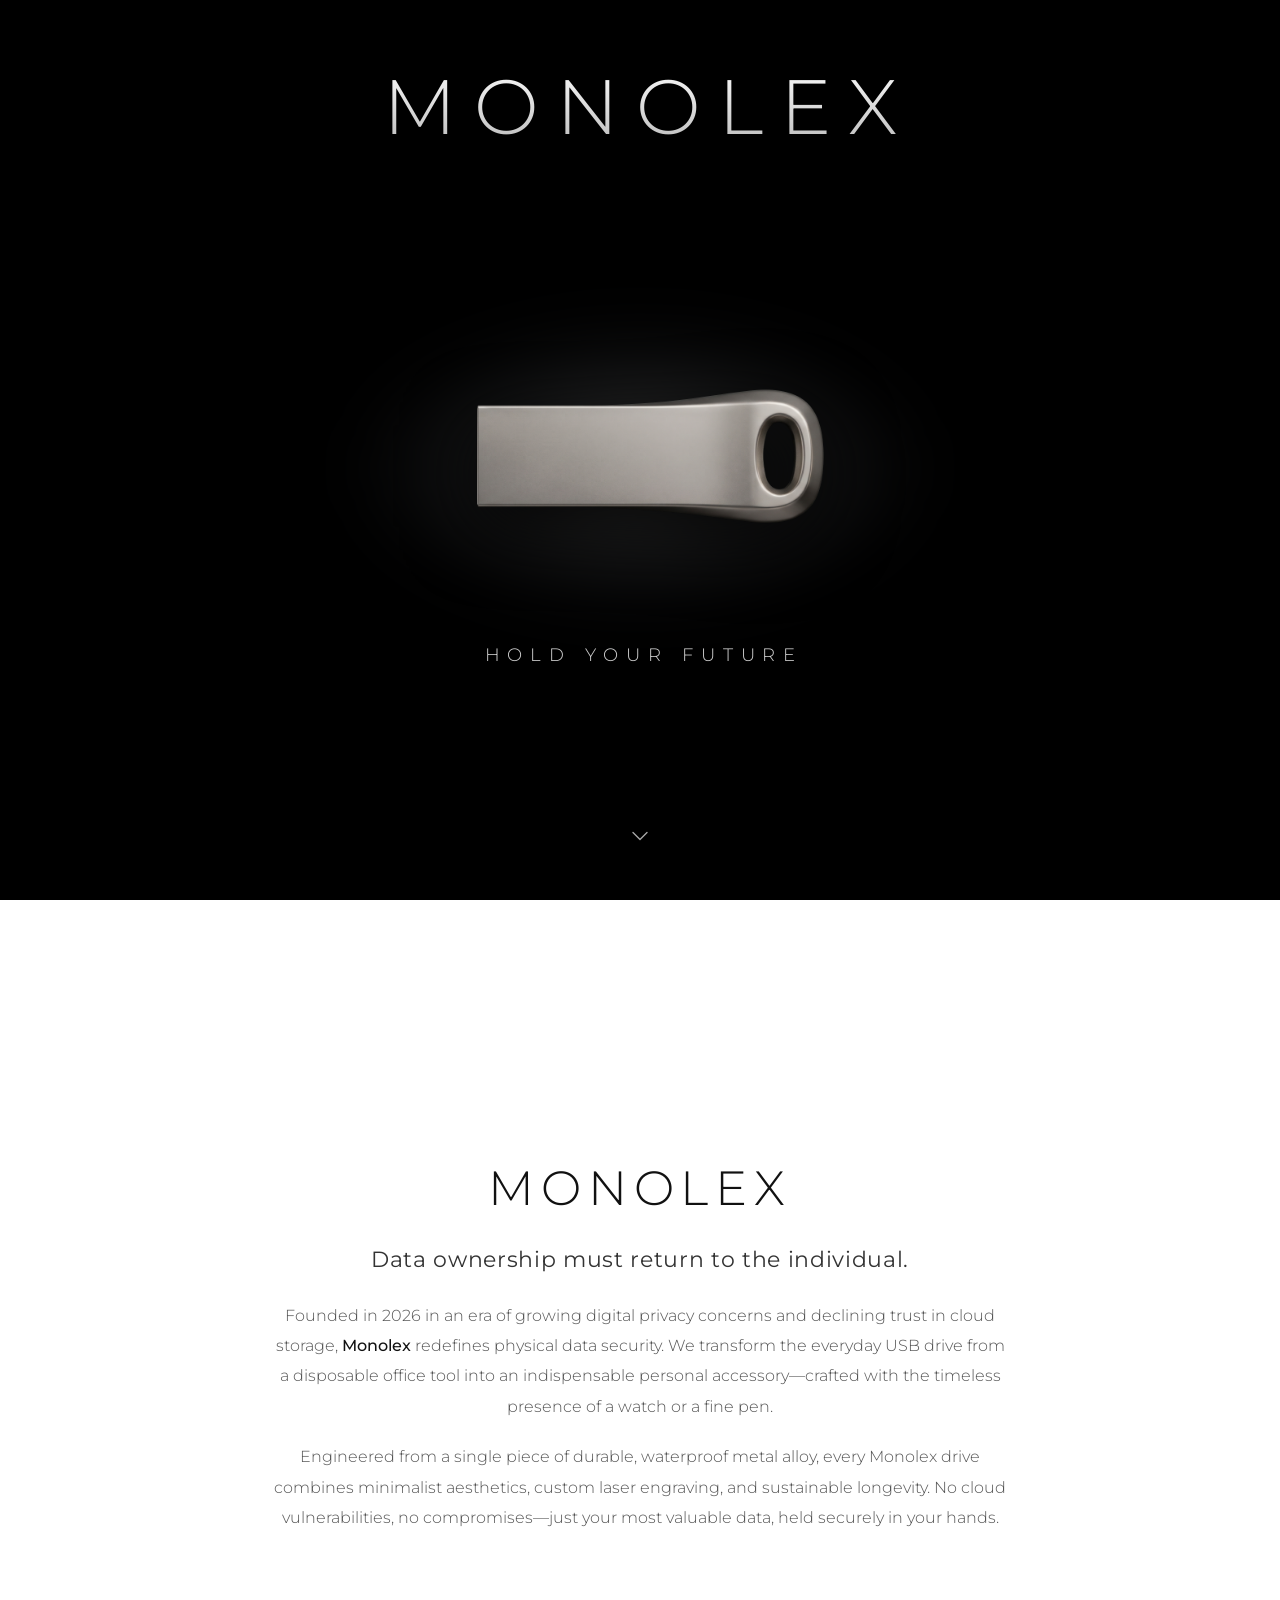
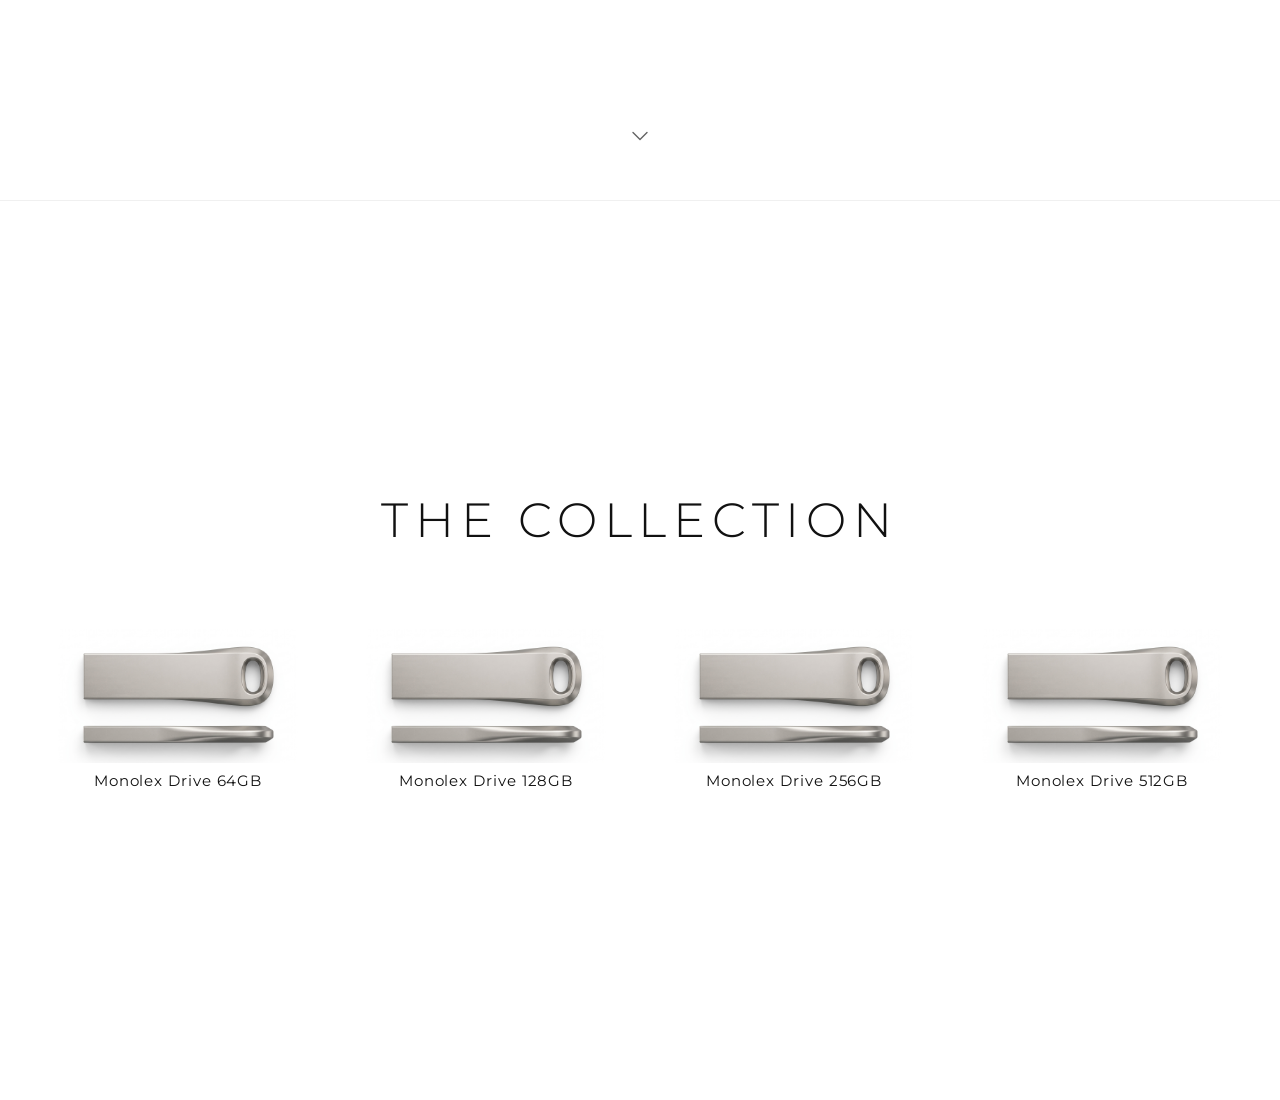
<file: index.html>
<!DOCTYPE html>
<html lang="en">
<head>
    <meta charset="UTF-8">
    <meta name="viewport" content="width=device-width, initial-scale=1.0">
    <title>MONOLEX — Hold Your Future</title>
    <link rel="preconnect" href="https://fonts.googleapis.com">
    <link rel="preconnect" href="https://fonts.gstatic.com" crossorigin>
    <link href="https://fonts.googleapis.com/css2?family=Montserrat:wght@200;300;400;500;600&display=swap" rel="stylesheet">
    <link rel="stylesheet" href="style.css">
</head>
<body>

    <!-- SECCIÓN 1: PORTADA (FONDO NEGRO) -->
    <section id="hero" class="section-hero">
        <header class="hero-header">
            <h1 class="brand-title">MONOLEX</h1>
        </header>

        <div class="hero-center">
            <div class="usb-glow"></div>
            <img src="pendrive.png" alt="Monolex Metal USB Drive" class="hero-usb-img">
            <p class="brand-slogan">HOLD YOUR FUTURE</p>
        </div>

        <a href="#about" class="scroll-arrow arrow-light" aria-label="Scroll to About Monolex">
            <svg width="28" height="28" viewBox="0 0 24 24" fill="none" stroke="currentColor" stroke-width="1.2" stroke-linecap="round" stroke-linejoin="round">
                <polyline points="6 9 12 15 18 9"></polyline>
            </svg>
        </a>
    </section>

    <!-- SECCIÓN 2: RESUMEN DE MONOLEX (FONDO BLANCO) -->
    <section id="about" class="section-about">
        <div class="about-container">
            <h2 class="section-title">Monolex</h2>
            <p class="about-lead">
                Data ownership must return to the individual.
            </p>
            <p class="about-text">
                Founded in 2026 in an era of growing digital privacy concerns and declining trust in cloud storage, 
                <strong>Monolex</strong> redefines physical data security. We transform the everyday USB drive from a 
                disposable office tool into an indispensable personal accessory—crafted with the timeless presence 
                of a watch or a fine pen.
            </p>
            <p class="about-text">
                Engineered from a single piece of durable, waterproof metal alloy, every Monolex drive combines 
                minimalist aesthetics, custom laser engraving, and sustainable longevity. No cloud vulnerabilities, 
                no compromises—just your most valuable data, held securely in your hands.
            </p>
        </div>

        <a href="#products" class="scroll-arrow arrow-dark" aria-label="Scroll to Products">
            <svg width="28" height="28" viewBox="0 0 24 24" fill="none" stroke="currentColor" stroke-width="1.2" stroke-linecap="round" stroke-linejoin="round">
                <polyline points="6 9 12 15 18 9"></polyline>
            </svg>
        </a>
    </section>

    <!-- SECCIÓN 3: PRODUCTOS (FONDO BLANCO) -->
    <section id="products" class="section-products">
        <div class="products-container">
            <h2 class="section-title">The Collection</h2>

            <div class="products-grid">
                <a href="drive-64gb.html" class="product-card">
                    <div class="product-image-wrap">
                        <img src="design.jpeg" alt="Monolex Drive 64GB" class="product-img">
                    </div>
                    <h3 class="product-name">Monolex Drive 64GB</h3>
                </a>

                <a href="drive-128gb.html" class="product-card">
                    <div class="product-image-wrap">
                        <img src="design.jpeg" alt="Monolex Drive 128GB" class="product-img">
                    </div>
                    <h3 class="product-name">Monolex Drive 128GB</h3>
                </a>

                <a href="drive-256gb.html" class="product-card">
                    <div class="product-image-wrap">
                        <img src="design.jpeg" alt="Monolex Drive 256GB" class="product-img">
                    </div>
                    <h3 class="product-name">Monolex Drive 256GB</h3>
                </a>

                <a href="drive-512gb.html" class="product-card">
                    <div class="product-image-wrap">
                        <img src="design.jpeg" alt="Monolex Drive 512GB" class="product-img">
                    </div>
                    <h3 class="product-name">Monolex Drive 512GB</h3>
                </a>
            </div>
        </div>
    </section>

</body>
</html>
</file>
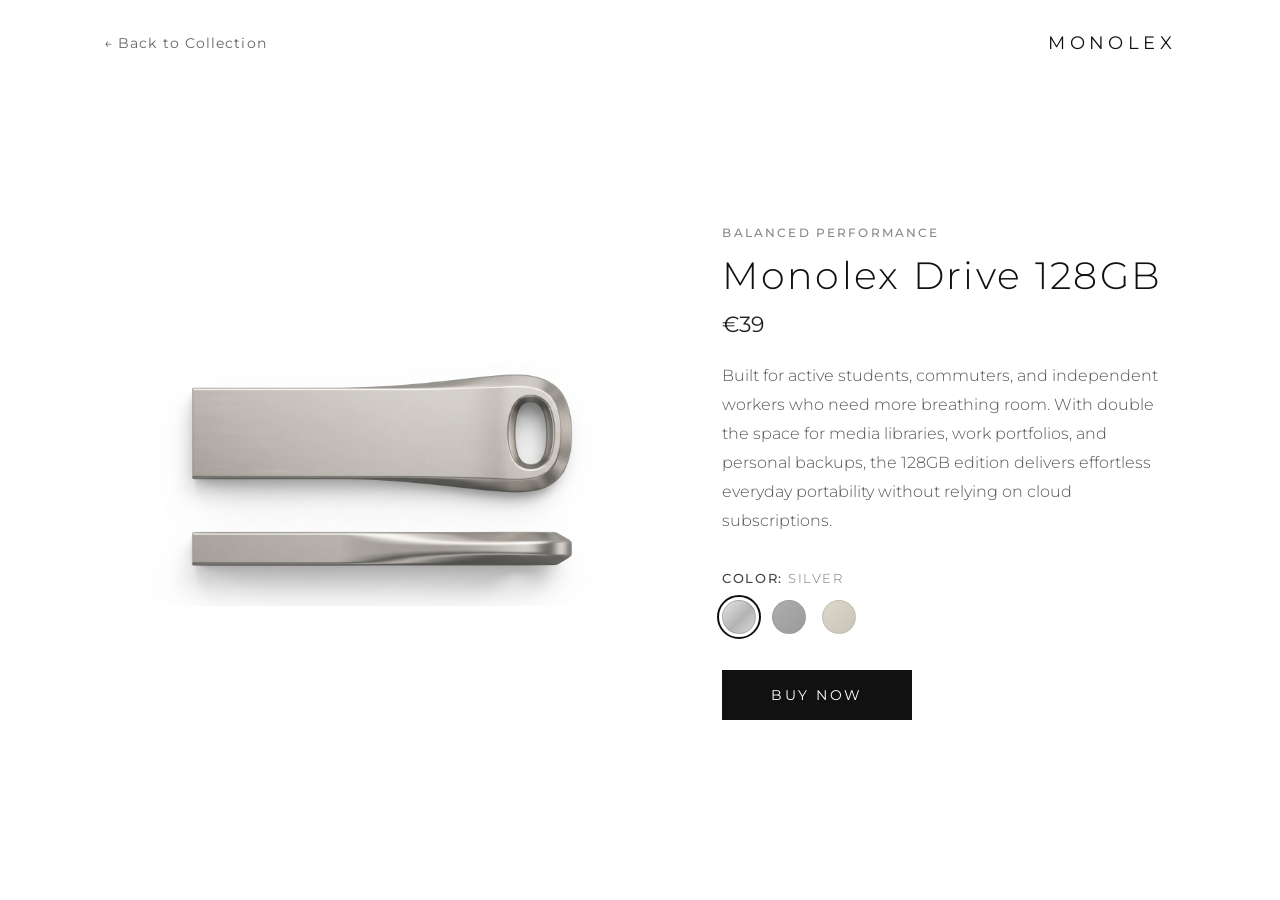
<file: drive-128gb.html>
<!DOCTYPE html>
<html lang="en">
<head>
    <meta charset="UTF-8">
    <meta name="viewport" content="width=device-width, initial-scale=1.0">
    <title>Monolex Drive 128GB — MONOLEX</title>
    <link rel="preconnect" href="https://fonts.googleapis.com">
    <link rel="preconnect" href="https://fonts.gstatic.com" crossorigin>
    <link href="https://fonts.googleapis.com/css2?family=Montserrat:wght@200;300;400;500;600&display=swap" rel="stylesheet">
    <link rel="stylesheet" href="style.css">
</head>
<body class="product-page-body">

    <nav class="product-nav">
        <a href="index.html#products" class="nav-back">← Back to Collection</a>
        <a href="index.html" class="nav-logo">MONOLEX</a>
    </nav>

    <main class="product-detail">
        <div class="detail-image-box">
            <img src="design.jpeg" alt="Monolex Drive 128GB" class="detail-img">
        </div>

        <div class="detail-info">
            <span class="detail-tier">Balanced Performance</span>
            <h1 class="detail-title">Monolex Drive 128GB</h1>
            <p class="detail-price">€39</p>
            <p class="detail-description">
                Built for active students, commuters, and independent workers who need more breathing room. 
                With double the space for media libraries, work portfolios, and personal backups, the 128GB edition 
                delivers effortless everyday portability without relying on cloud subscriptions.
            </p>

            <div class="color-selector">
                <p class="color-label">Color: <span>Silver</span></p>
                <div class="color-options">
                    <div class="color-swatch swatch-silver" aria-label="Silver"></div>
                    <div class="color-swatch swatch-black color-unavailable" data-tooltip="Not available" aria-label="Black - Not available"></div>
                    <div class="color-swatch swatch-gold color-unavailable" data-tooltip="Not available" aria-label="Gold - Not available"></div>
                </div>
            </div>

            <button type="button" class="buy-btn">Buy Now</button>
        </div>
    </main>

</body>
</html>
</file>
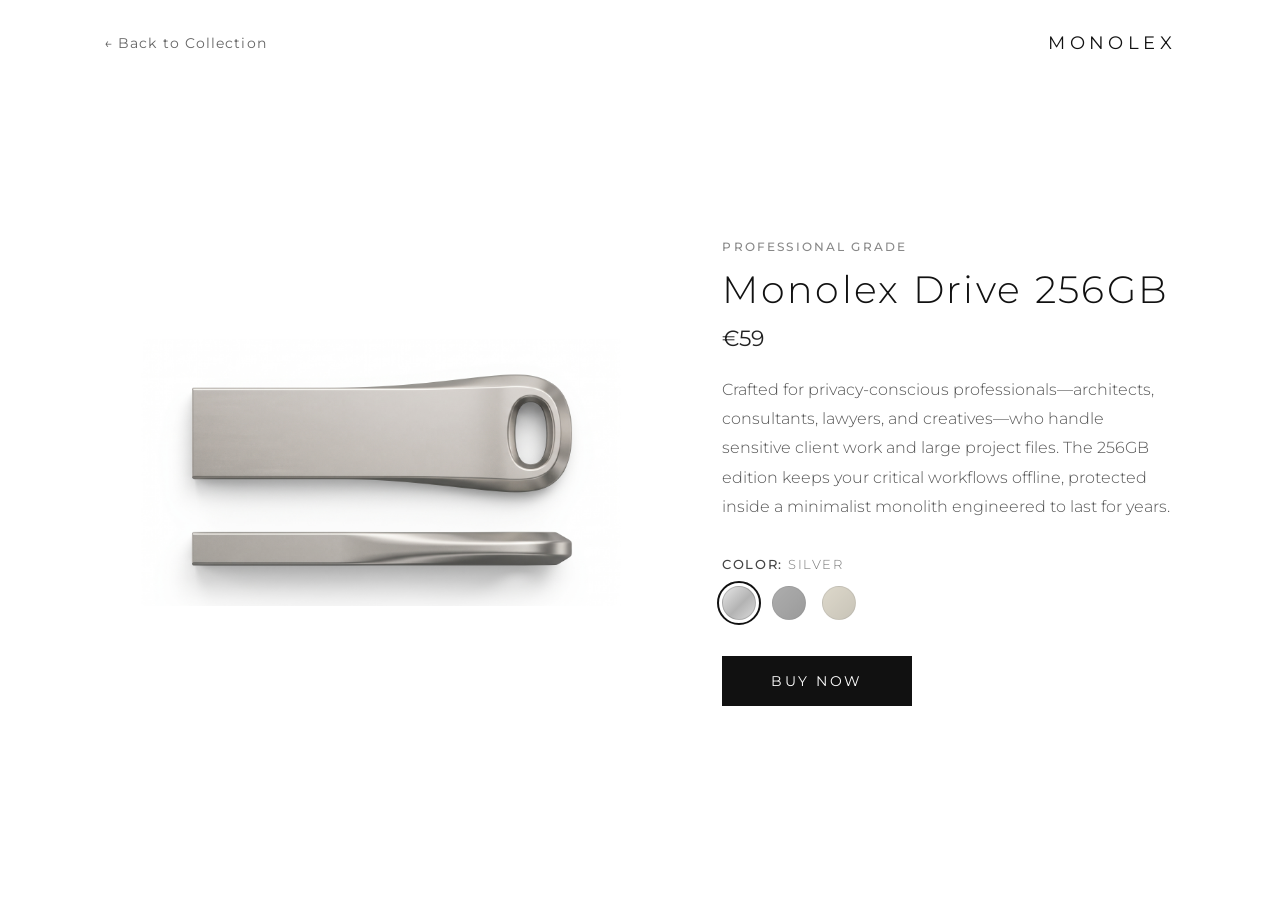
<file: drive-256gb.html>
<!DOCTYPE html>
<html lang="en">
<head>
    <meta charset="UTF-8">
    <meta name="viewport" content="width=device-width, initial-scale=1.0">
    <title>Monolex Drive 256GB — MONOLEX</title>
    <link rel="preconnect" href="https://fonts.googleapis.com">
    <link rel="preconnect" href="https://fonts.gstatic.com" crossorigin>
    <link href="https://fonts.googleapis.com/css2?family=Montserrat:wght@200;300;400;500;600&display=swap" rel="stylesheet">
    <link rel="stylesheet" href="style.css">
</head>
<body class="product-page-body">

    <nav class="product-nav">
        <a href="index.html#products" class="nav-back">← Back to Collection</a>
        <a href="index.html" class="nav-logo">MONOLEX</a>
    </nav>

    <main class="product-detail">
        <div class="detail-image-box">
            <img src="design.jpeg" alt="Monolex Drive 256GB" class="detail-img">
        </div>

        <div class="detail-info">
            <span class="detail-tier">Professional Grade</span>
            <h1 class="detail-title">Monolex Drive 256GB</h1>
            <p class="detail-price">€59</p>
            <p class="detail-description">
                Crafted for privacy-conscious professionals—architects, consultants, lawyers, and creatives—who 
                handle sensitive client work and large project files. The 256GB edition keeps your critical 
                workflows offline, protected inside a minimalist monolith engineered to last for years.
            </p>

            <div class="color-selector">
                <p class="color-label">Color: <span>Silver</span></p>
                <div class="color-options">
                    <div class="color-swatch swatch-silver" aria-label="Silver"></div>
                    <div class="color-swatch swatch-black color-unavailable" data-tooltip="Not available" aria-label="Black - Not available"></div>
                    <div class="color-swatch swatch-gold color-unavailable" data-tooltip="Not available" aria-label="Gold - Not available"></div>
                </div>
            </div>

            <button type="button" class="buy-btn">Buy Now</button>
        </div>
    </main>

</body>
</html>
</file>
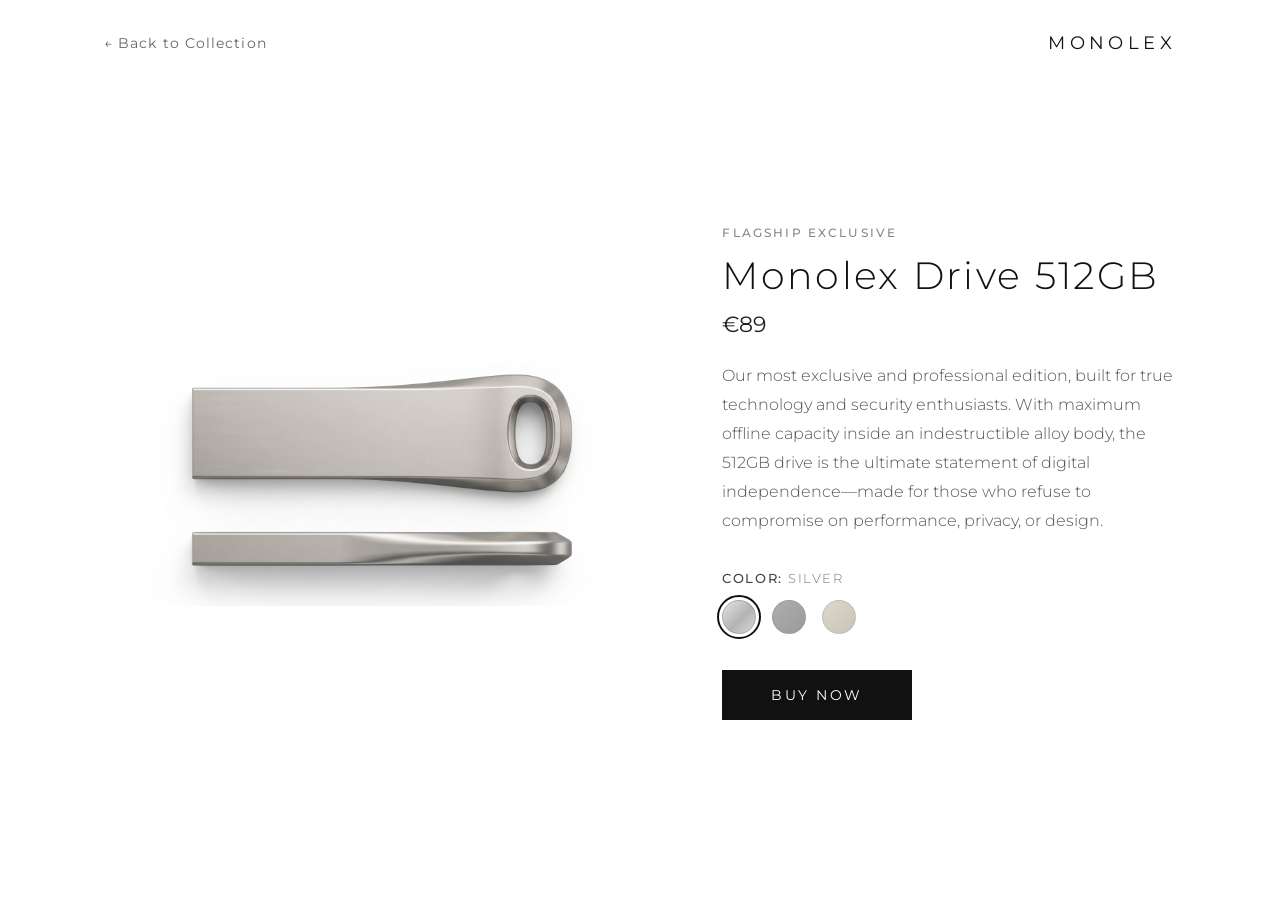
<file: drive-512gb.html>
<!DOCTYPE html>
<html lang="en">
<head>
    <meta charset="UTF-8">
    <meta name="viewport" content="width=device-width, initial-scale=1.0">
    <title>Monolex Drive 512GB — MONOLEX</title>
    <link rel="preconnect" href="https://fonts.googleapis.com">
    <link rel="preconnect" href="https://fonts.gstatic.com" crossorigin>
    <link href="https://fonts.googleapis.com/css2?family=Montserrat:wght@200;300;400;500;600&display=swap" rel="stylesheet">
    <link rel="stylesheet" href="style.css">
</head>
<body class="product-page-body">

    <nav class="product-nav">
        <a href="index.html#products" class="nav-back">← Back to Collection</a>
        <a href="index.html" class="nav-logo">MONOLEX</a>
    </nav>

    <main class="product-detail">
        <div class="detail-image-box">
            <img src="design.jpeg" alt="Monolex Drive 512GB" class="detail-img">
        </div>

        <div class="detail-info">
            <span class="detail-tier">Flagship Exclusive</span>
            <h1 class="detail-title">Monolex Drive 512GB</h1>
            <p class="detail-price">€89</p>
            <p class="detail-description">
                Our most exclusive and professional edition, built for true technology and security enthusiasts. 
                With maximum offline capacity inside an indestructible alloy body, the 512GB drive is the ultimate 
                statement of digital independence—made for those who refuse to compromise on performance, privacy, or design.
            </p>

            <div class="color-selector">
                <p class="color-label">Color: <span>Silver</span></p>
                <div class="color-options">
                    <div class="color-swatch swatch-silver" aria-label="Silver"></div>
                    <div class="color-swatch swatch-black color-unavailable" data-tooltip="Not available" aria-label="Black - Not available"></div>
                    <div class="color-swatch swatch-gold color-unavailable" data-tooltip="Not available" aria-label="Gold - Not available"></div>
                </div>
            </div>

            <button type="button" class="buy-btn">Buy Now</button>
        </div>
    </main>

</body>
</html>
</file>
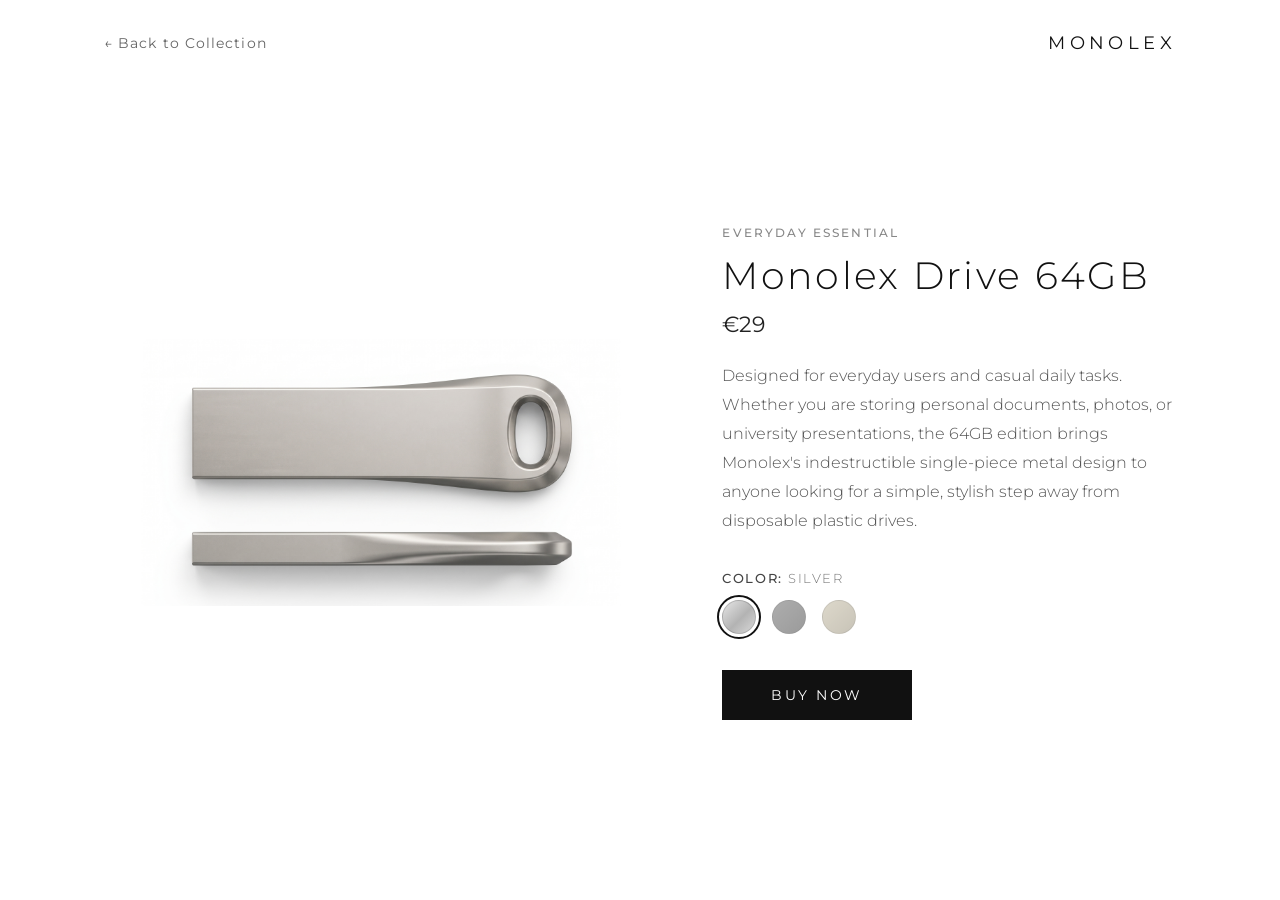
<file: drive-64gb.html>
<!DOCTYPE html>
<html lang="en">
<head>
    <meta charset="UTF-8">
    <meta name="viewport" content="width=device-width, initial-scale=1.0">
    <title>Monolex Drive 64GB — MONOLEX</title>
    <link rel="preconnect" href="https://fonts.googleapis.com">
    <link rel="preconnect" href="https://fonts.gstatic.com" crossorigin>
    <link href="https://fonts.googleapis.com/css2?family=Montserrat:wght@200;300;400;500;600&display=swap" rel="stylesheet">
    <link rel="stylesheet" href="style.css">
</head>
<body class="product-page-body">

    <nav class="product-nav">
        <a href="index.html#products" class="nav-back">← Back to Collection</a>
        <a href="index.html" class="nav-logo">MONOLEX</a>
    </nav>

    <main class="product-detail">
        <div class="detail-image-box">
            <img src="design.jpeg" alt="Monolex Drive 64GB" class="detail-img">
        </div>

        <div class="detail-info">
            <span class="detail-tier">Everyday Essential</span>
            <h1 class="detail-title">Monolex Drive 64GB</h1>
            <p class="detail-price">€29</p>
            <p class="detail-description">
                Designed for everyday users and casual daily tasks. Whether you are storing personal documents, 
                photos, or university presentations, the 64GB edition brings Monolex's indestructible single-piece 
                metal design to anyone looking for a simple, stylish step away from disposable plastic drives.
            </p>

            <div class="color-selector">
                <p class="color-label">Color: <span>Silver</span></p>
                <div class="color-options">
                    <div class="color-swatch swatch-silver" aria-label="Silver"></div>
                    <div class="color-swatch swatch-black color-unavailable" data-tooltip="Not available" aria-label="Black - Not available"></div>
                    <div class="color-swatch swatch-gold color-unavailable" data-tooltip="Not available" aria-label="Gold - Not available"></div>
                </div>
            </div>

            <button type="button" class="buy-btn">Buy Now</button>
        </div>
    </main>

</body>
</html>
</file>
<file: style.css>
/* CONFIGURACIÓN GENERAL */
* {
    margin: 0;
    padding: 0;
    box-sizing: border-box;
}

html {
    scroll-behavior: smooth;
    font-family: 'Montserrat', -apple-system, BlinkMacSystemFont, sans-serif;
}

body {
    background-color: #000000;
    color: #111111;
    overflow-x: hidden;
}

.product-page-body {
    background-color: #ffffff;
    min-height: 100vh;
    display: flex;
    flex-direction: column;
}

/* ================================
   SECCIÓN 1: PORTADA (NEGRO)
   ================================ */
.section-hero {
    position: relative;
    min-height: 100vh;
    width: 100%;
    background-color: #000000;
    display: flex;
    flex-direction: column;
    justify-content: space-between;
    align-items: center;
    padding: 60px 24px 40px;
    overflow: hidden;
}

.hero-header {
    z-index: 2;
    text-align: center;
}

.brand-title {
    font-size: clamp(2.5rem, 6vw, 4.8rem);
    font-weight: 300;
    letter-spacing: 0.22em;
    text-indent: 0.22em;
    background: linear-gradient(180deg, #ffffff 0%, #b8b8b8 100%);
    -webkit-background-clip: text;
    -webkit-text-fill-color: transparent;
}

.hero-center {
    position: relative;
    display: flex;
    flex-direction: column;
    align-items: center;
    justify-content: center;
    width: 100%;
    max-width: 780px;
    margin: auto 0;
}

.usb-glow {
    position: absolute;
    top: 46%;
    left: 50%;
    transform: translate(-50%, -50%);
    width: 75%;
    height: 300px;
    background: radial-gradient(
        ellipse at center,
        rgba(255, 255, 255, 0.24) 0%,
        rgba(180, 185, 195, 0.09) 42%,
        rgba(0, 0, 0, 0) 72%
    );
    filter: blur(28px);
    pointer-events: none;
    z-index: 1;
}

.hero-usb-img {
    position: relative;
    z-index: 2;
    width: 100%;
    max-width: 560px;
    height: auto;
    display: block;
    filter: drop-shadow(0 20px 35px rgba(0, 0, 0, 0.85));
}

.brand-slogan {
    position: relative;
    z-index: 2;
    margin-top: 32px;
    font-size: clamp(0.85rem, 1.4vw, 1.1rem);
    font-weight: 300;
    letter-spacing: 0.45em;
    text-indent: 0.45em;
    color: #d0d0d0;
    text-align: center;
}

/* ================================
   FLECHAS MINIMALISTAS
   ================================ */
.scroll-arrow {
    z-index: 3;
    display: inline-flex;
    align-items: center;
    justify-content: center;
    padding: 10px;
    text-decoration: none;
    transition: transform 0.3s ease, opacity 0.3s ease;
    opacity: 0.65;
}

.scroll-arrow:hover {
    transform: translateY(5px);
    opacity: 1;
}

.arrow-light {
    color: #ffffff;
}

.arrow-dark {
    color: #111111;
}

/* ================================
   SECCIÓN 2: RESUMEN (BLANCO)
   ================================ */
.section-about {
    position: relative;
    min-height: 100vh;
    width: 100%;
    background-color: #ffffff;
    color: #111111;
    display: flex;
    flex-direction: column;
    justify-content: space-between;
    align-items: center;
    padding: 100px 24px 40px;
}

.about-container {
    max-width: 740px;
    margin: auto 0;
    text-align: center;
}

.section-title {
    font-size: clamp(2rem, 4vw, 3rem);
    font-weight: 300;
    letter-spacing: 0.14em;
    text-transform: uppercase;
    color: #111111;
    margin-bottom: 28px;
}

.about-lead {
    font-size: clamp(1.1rem, 2vw, 1.4rem);
    font-weight: 400;
    color: #333333;
    margin-bottom: 28px;
    letter-spacing: 0.03em;
}

.about-text {
    font-size: 1rem;
    font-weight: 300;
    line-height: 1.9;
    color: #555555;
    margin-bottom: 20px;
}

.about-text strong {
    font-weight: 500;
    color: #111111;
}

/* ================================
   SECCIÓN 3: PRODUCTOS (BLANCO)
   ================================ */
.section-products {
    min-height: 100vh;
    width: 100%;
    background-color: #ffffff;
    color: #111111;
    display: flex;
    align-items: center;
    justify-content: center;
    padding: 90px 40px;
    border-top: 1px solid #f0f0f0;
}

.products-container {
    width: 100%;
    max-width: 1200px;
    text-align: center;
}

.products-grid {
    display: grid;
    grid-template-columns: repeat(4, 1fr);
    gap: 32px;
    margin-top: 60px;
}

.product-card {
    display: flex;
    flex-direction: column;
    align-items: center;
    padding: 20px 16px;
    text-decoration: none;
    color: inherit;
    transition: transform 0.3s ease;
}

.product-card:hover {
    transform: translateY(-6px);
}

.product-image-wrap {
    width: 100%;
    display: flex;
    align-items: center;
    justify-content: center;
    margin-bottom: 8px;
}

.product-img {
    width: 100%;
    max-width: 240px;
    height: auto;
    object-fit: contain;
    display: block;
}

.product-name {
    font-size: 0.95rem;
    font-weight: 400;
    letter-spacing: 0.06em;
    color: #111111;
}

/* ================================
   PÁGINAS DE PRODUCTO INDIVIDUALES
   ================================ */
.product-nav {
    width: 100%;
    max-width: 1120px;
    margin: 0 auto;
    padding: 32px 24px;
    display: flex;
    justify-content: space-between;
    align-items: center;
}

.nav-back {
    font-size: 0.85rem;
    font-weight: 400;
    letter-spacing: 0.08em;
    color: #666666;
    text-decoration: none;
    transition: color 0.2s ease;
}

.nav-back:hover {
    color: #111111;
}

.nav-logo {
    font-size: 1.1rem;
    font-weight: 400;
    letter-spacing: 0.25em;
    color: #111111;
    text-decoration: none;
}

.product-detail {
    flex: 1;
    width: 100%;
    max-width: 1120px;
    margin: 0 auto;
    padding: 40px 24px 80px;
    display: grid;
    grid-template-columns: 1.1fr 0.9fr;
    gap: 64px;
    align-items: center;
}

.detail-image-box {
    width: 100%;
    display: flex;
    align-items: center;
    justify-content: center;
    padding: 20px;
}

.detail-img {
    width: 100%;
    max-width: 480px;
    height: auto;
    object-fit: contain;
}

.detail-info {
    display: flex;
    flex-direction: column;
    align-items: flex-start;
}

.detail-tier {
    font-size: 0.75rem;
    font-weight: 500;
    letter-spacing: 0.18em;
    text-transform: uppercase;
    color: #888888;
    margin-bottom: 12px;
}

.detail-title {
    font-size: clamp(1.8rem, 3vw, 2.4rem);
    font-weight: 300;
    letter-spacing: 0.06em;
    color: #111111;
    margin-bottom: 12px;
}

.detail-price {
    font-size: 1.35rem;
    font-weight: 400;
    color: #222222;
    margin-bottom: 24px;
}

.detail-description {
    font-size: 0.98rem;
    font-weight: 300;
    line-height: 1.85;
    color: #555555;
    margin-bottom: 36px;
}

/* Selector de colores */
.color-selector {
    margin-bottom: 36px;
}

.color-label {
    font-size: 0.8rem;
    font-weight: 500;
    letter-spacing: 0.12em;
    text-transform: uppercase;
    color: #444444;
    margin-bottom: 14px;
}

.color-label span {
    font-weight: 300;
    color: #777777;
}

.color-options {
    display: flex;
    align-items: center;
    gap: 16px;
}

.color-swatch {
    position: relative;
    width: 34px;
    height: 34px;
    border-radius: 50%;
    border: 1px solid rgba(0, 0, 0, 0.15);
    cursor: pointer;
    transition: transform 0.2s ease;
}

.swatch-silver {
    background: linear-gradient(135deg, #e6e6e6 0%, #b3b3b3 55%, #d9d9d9 100%);
    outline: 2px solid #111111;
    outline-offset: 3px;
}

.swatch-black {
    background: linear-gradient(135deg, #6b6b6b 0%, #4a4a4a 100%);
    opacity: 0.55;
    cursor: not-allowed;
}

.swatch-gold {
    background: linear-gradient(135deg, #c2b9a1 0%, #9c947e 100%);
    opacity: 0.55;
    cursor: not-allowed;
}

/* Tooltip "No disponible" al pasar el ratón */
.color-unavailable::after {
    content: attr(data-tooltip);
    position: absolute;
    bottom: calc(100% + 10px);
    left: 50%;
    transform: translateX(-50%) translateY(4px);
    background-color: #111111;
    color: #ffffff;
    font-size: 0.72rem;
    font-weight: 400;
    letter-spacing: 0.05em;
    white-space: nowrap;
    padding: 6px 10px;
    border-radius: 4px;
    opacity: 0;
    pointer-events: none;
    transition: opacity 0.2s ease, transform 0.2s ease;
}

.color-unavailable:hover::after {
    opacity: 1;
    transform: translateX(-50%) translateY(0);
}

/* Botón de compra */
.buy-btn {
    padding: 16px 48px;
    background-color: #111111;
    color: #ffffff;
    border: 1px solid #111111;
    font-family: inherit;
    font-size: 0.85rem;
    font-weight: 400;
    letter-spacing: 0.18em;
    text-transform: uppercase;
    cursor: pointer;
    transition: background-color 0.25s ease, color 0.25s ease;
}

.buy-btn:hover {
    background-color: #ffffff;
    color: #111111;
}

/* ================================
   RESPONSIVE (TABLET Y MÓVIL)
   ================================ */
@media (max-width: 960px) {
    .products-grid {
        grid-template-columns: repeat(2, 1fr);
    }

    .product-detail {
        grid-template-columns: 1fr;
        gap: 40px;
        text-align: center;
    }

    .detail-info {
        align-items: center;
    }
}

@media (max-width: 560px) {
    .products-grid {
        grid-template-columns: 1fr;
    }
}
</file>
